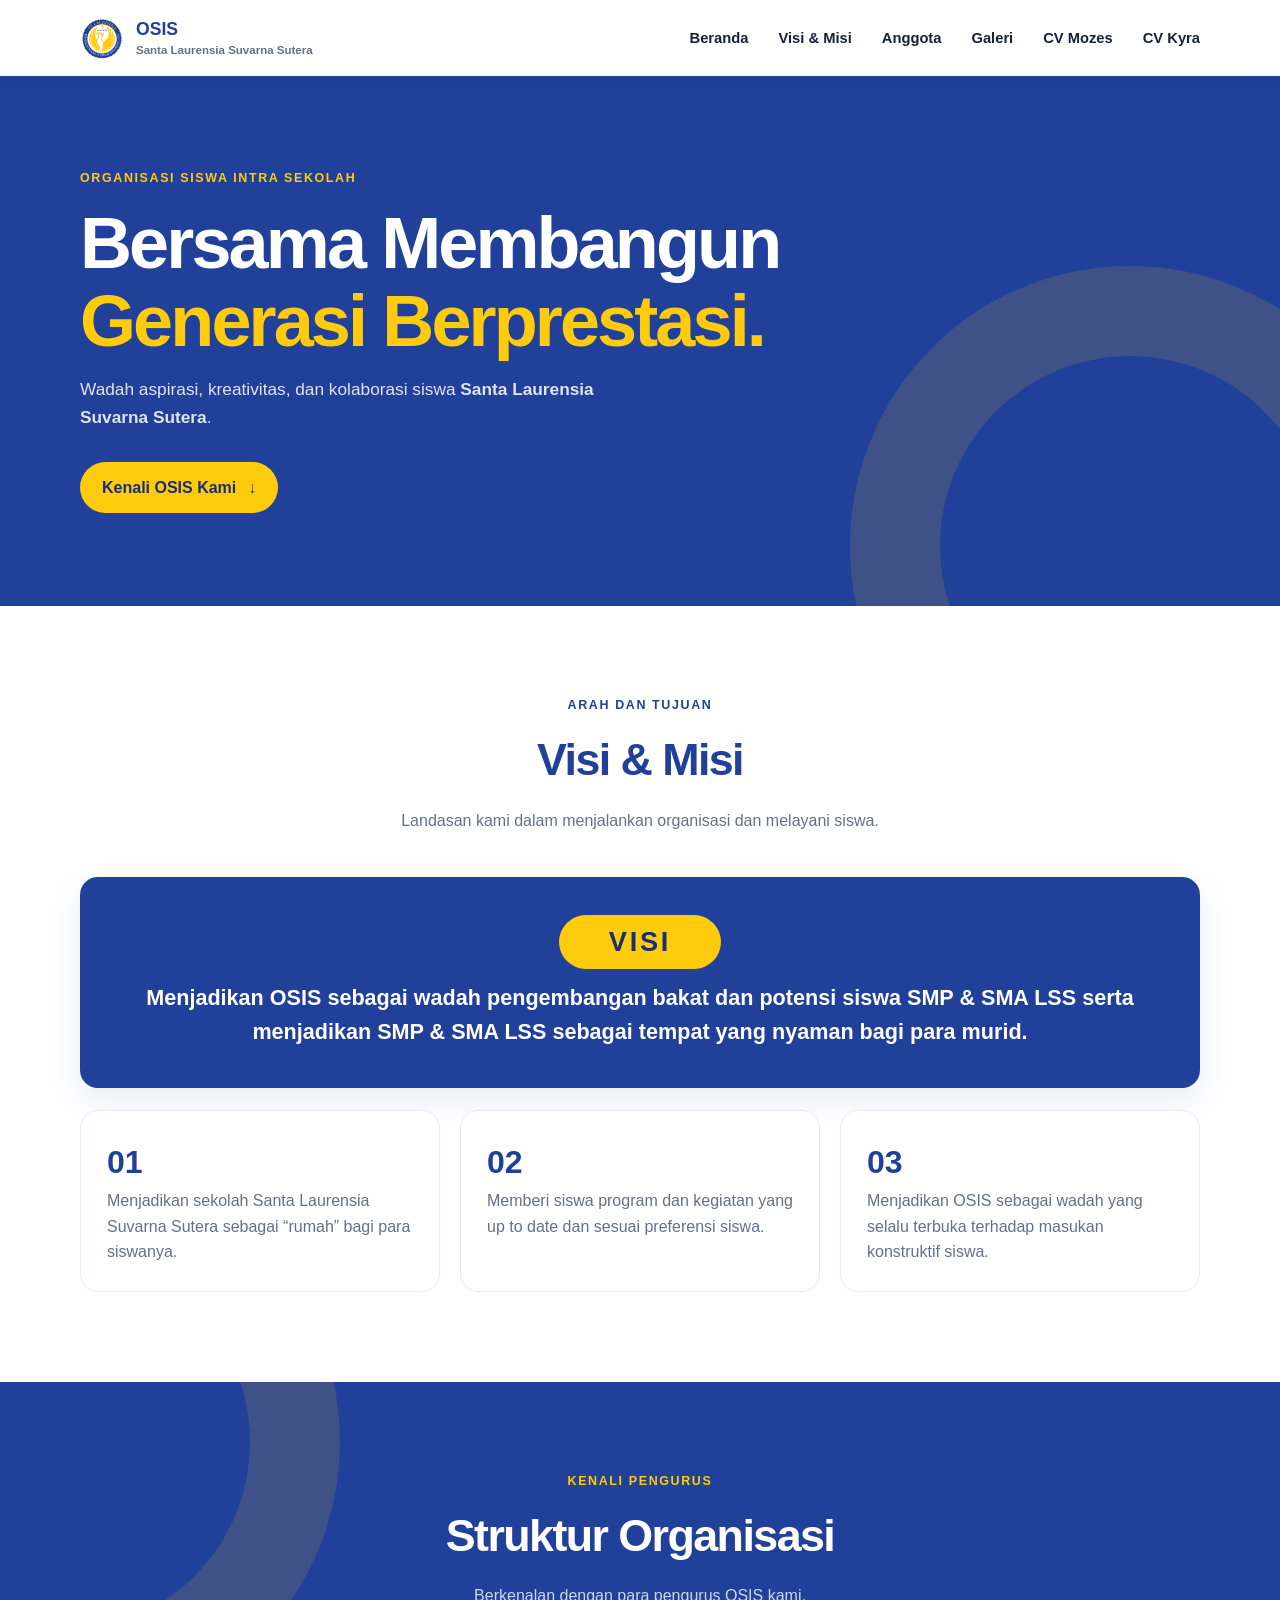
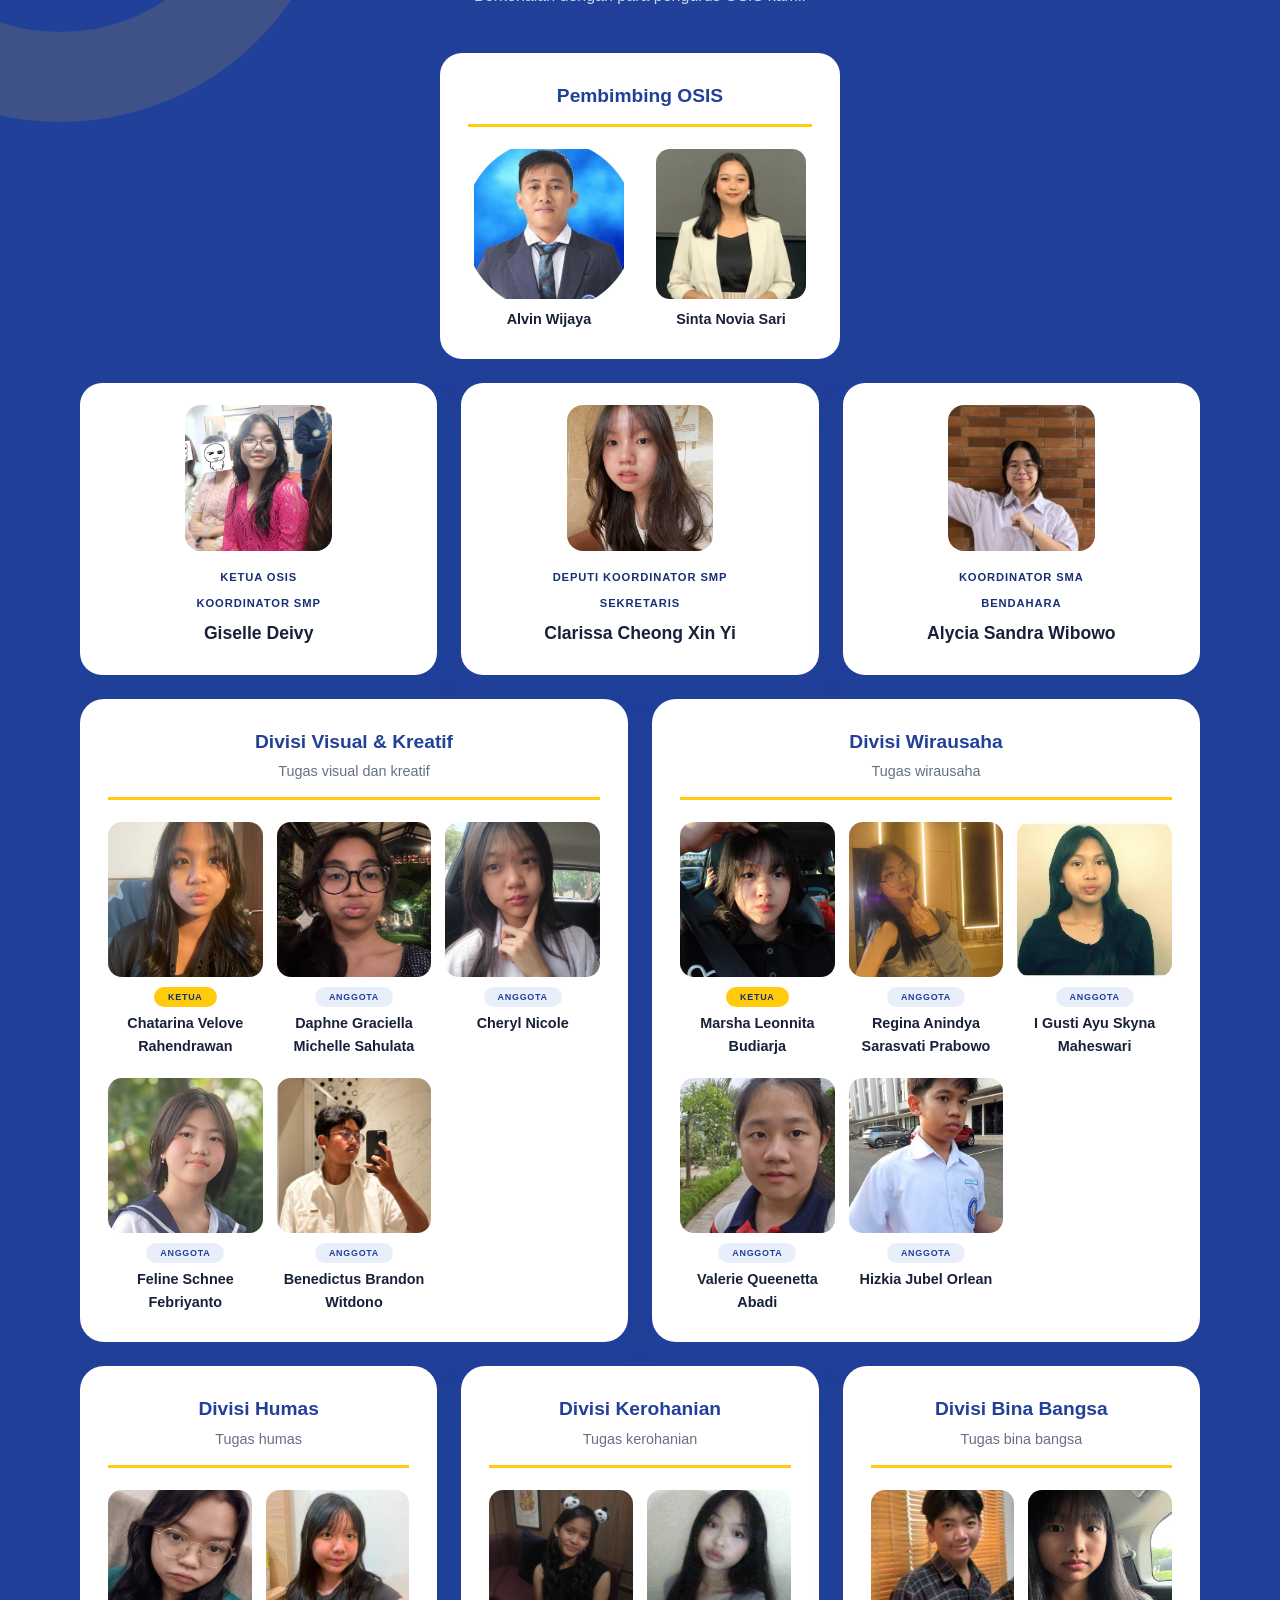
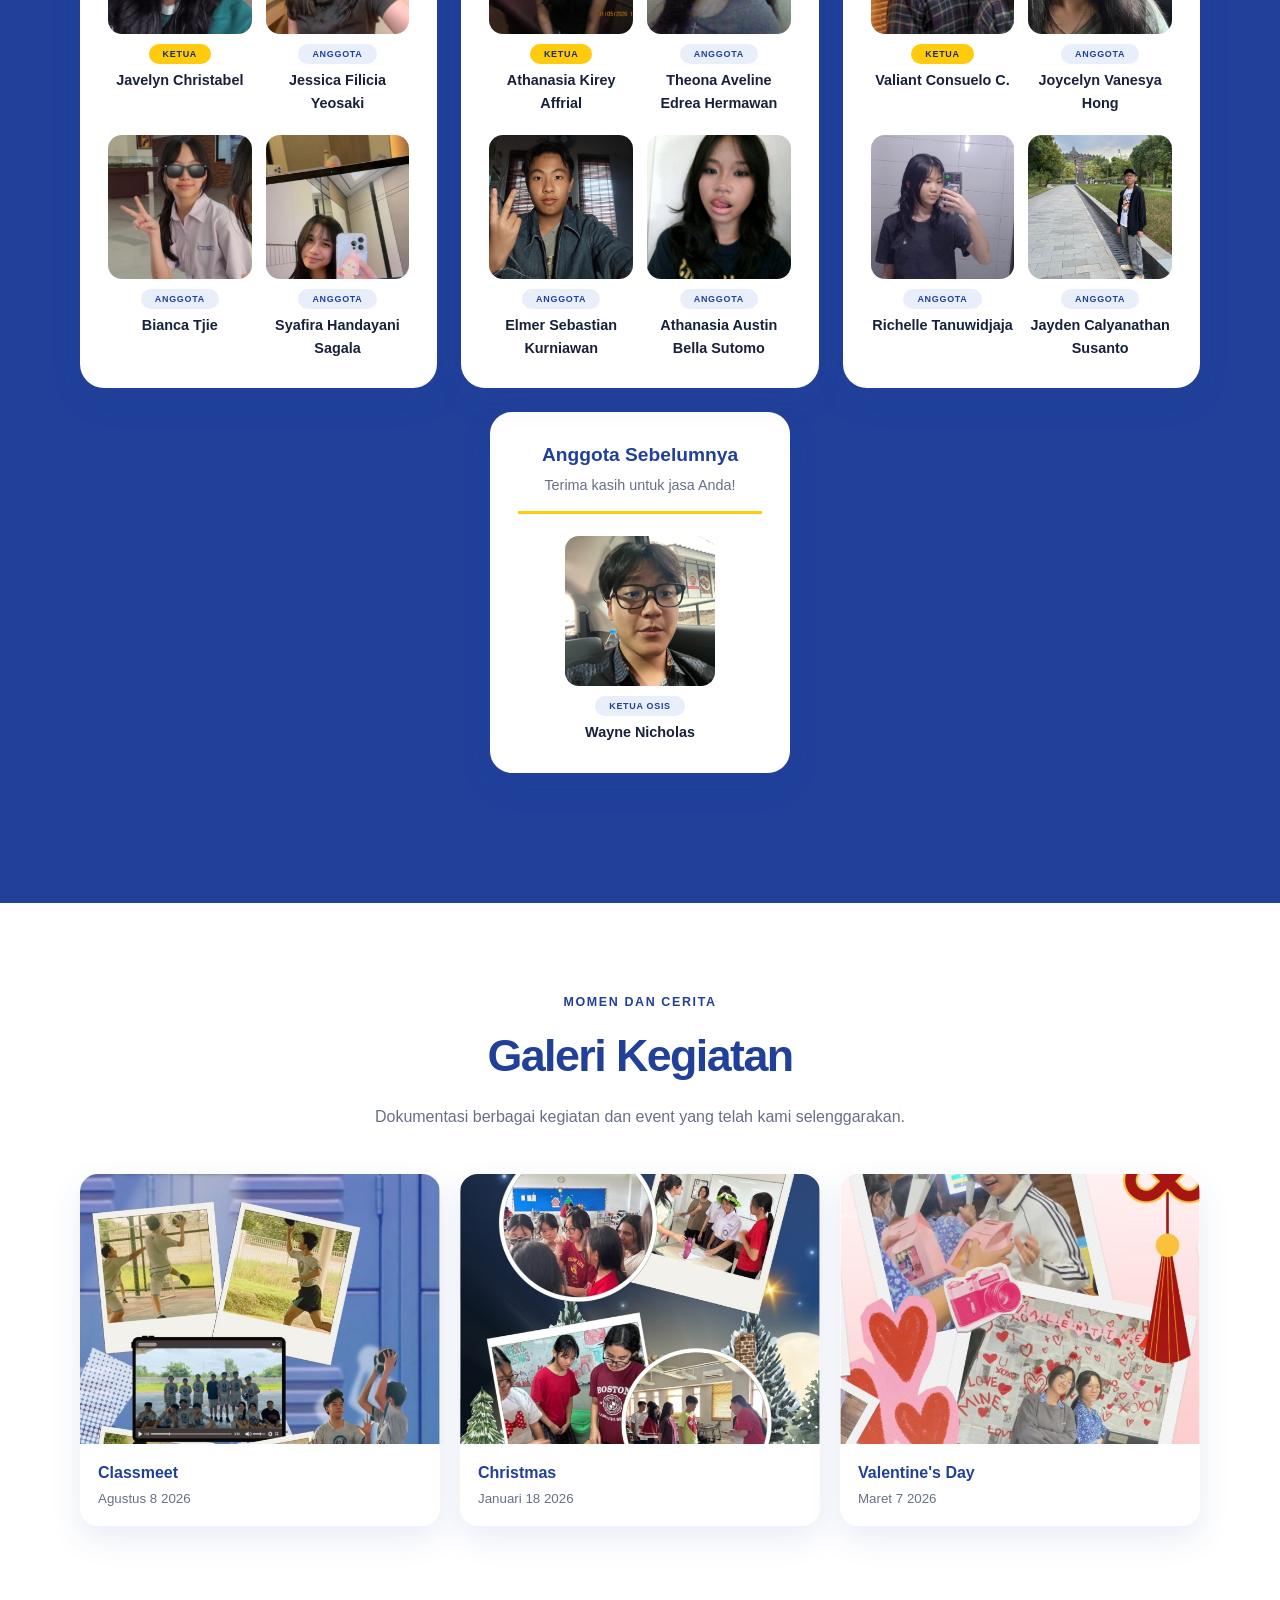
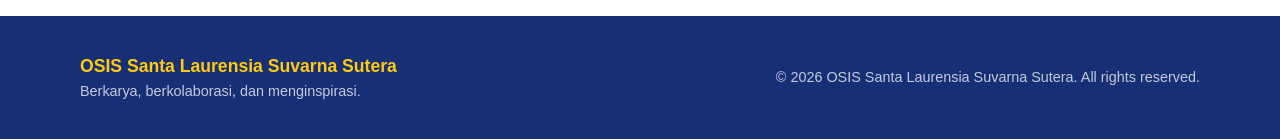
<file: index.html>
<!DOCTYPE html>
<html lang="en">

<head>
  <meta charset="UTF-8">
  <meta name="viewport" content="width=device-width, initial-scale=1.0">
  <title>Website OSIS</title>
  <link rel="stylesheet" href="css/index_style.css">
  <link rel="icon" href="images/logo.png">
</head>

<body>
  <header class="mozes-kyra-site-header">
    <nav class="mozes-kyra-navbar mozes-kyra-container" aria-label="Navigasi utama">
      <a class="mozes-kyra-brand" href="#beranda">
        <img src="images/logo.png" alt="Logo Sekolah" class="mozes-kyra-brand-logo">
        <span>OSIS <small>Santa Laurensia Suvarna Sutera</small></span>
      </a>

      <ul class="mozes-kyra-nav-links">
        <li><a href="#beranda">Beranda</a></li>
        <li><a href="#visi-misi">Visi &amp; Misi</a></li>
        <li><a href="#anggota">Anggota</a></li>
        <li><a href="#galeri">Galeri</a></li>
        <li><a href="html/mozes_cv.html">CV Mozes</a></li>
        <li><a href="html/kyra_cv.html">CV Kyra</a></li>
      </ul>
    </nav>
  </header>

  <main>
    <section class="mozes-kyra-hero" id="beranda">
      <div class="mozes-kyra-container mozes-kyra-hero-content">
        <div class="mozes-kyra-card-hero-text">
          <p class="mozes-kyra-eyebrow">Organisasi Siswa Intra Sekolah</p>
          <h1>Bersama Membangun<br><span>Generasi Berprestasi.</span></h1>
          <p class="mozes-kyra-hero-description">
            Wadah aspirasi, kreativitas, dan kolaborasi siswa
            <strong>Santa Laurensia Suvarna Sutera</strong>.
          </p>
          <a class="mozes-kyra-button mozes-kyra-button-yellow" href="#visi-misi">Kenali OSIS Kami <span>↓</span></a>
        </div>
      </div>
      <div class="mozes-kyra-hero-decoration" aria-hidden="true"></div>
    </section>

    <section class="mozes-kyra-section" id="visi-misi">
      <div class="mozes-kyra-container">
        <div class="mozes-kyra-section-heading">
          <p class="mozes-kyra-eyebrow">Arah dan tujuan</p>
          <h2>Visi &amp; Misi</h2>
          <p>Landasan kami dalam menjalankan organisasi dan melayani siswa.</p>
        </div>

        <div class="mozes-kyra-vision-card">
          <span class="mozes-kyra-card-label">VISI</span>
          <h4>Menjadikan OSIS sebagai wadah pengembangan bakat dan potensi siswa SMP & SMA LSS serta menjadikan SMP &
            SMA LSS sebagai tempat yang nyaman bagi para murid.</h4>
        </div>
        <div class="mozes-kyra-mission-grid">
          <article class="mozes-kyra-mission-card">
            <span class="mozes-kyra-mission-number">01</span>
            <p>Menjadikan sekolah Santa Laurensia Suvarna Sutera sebagai “rumah” bagi para siswanya.</p>
          </article>
          <article class="mozes-kyra-mission-card">
            <span class="mozes-kyra-mission-number">02</span>
            <p>Memberi siswa program dan kegiatan yang up to date dan sesuai preferensi siswa.</p>
          </article>
          <article class="mozes-kyra-mission-card">
            <span class="mozes-kyra-mission-number">03</span>
            <p>Menjadikan OSIS sebagai wadah yang selalu terbuka terhadap masukan konstruktif siswa.</p>
          </article>
        </div>
      </div>
    </section>

    <section class="mozes-kyra-section mozes-kyra-section-blue mozes-kyra-members-section" id="anggota">
      <div class="mozes-kyra-hero-decoration" aria-hidden="true"></div>
      <div class="mozes-kyra-container">
        <div class="mozes-kyra-section-heading mozes-kyra-section-heading-light">
          <p class="mozes-kyra-eyebrow">Kenali pengurus</p>
          <h2>Struktur Organisasi</h2>
          <p>Berkenalan dengan para pengurus OSIS kami.</p>
        </div>
        <div class="mozes-kyra-advisor-card">

          <h3>Pembimbing OSIS</h3>

          <div class="mozes-kyra-advisor-members">
            <div class="mozes-kyra-advisor-member">
              <img src="images/alvin-wijaya.jpeg" alt="Alvin Wijaya">
              <p>Alvin Wijaya</p>
            </div>
            <div class="mozes-kyra-advisor-member">
              <img src="images/sinta-novia-sari.jpe" alt="Sinta Novia Sari">
              <p>Sinta Novia Sari</p>
            </div>
          </div>

        </div>

        <div class="mozes-kyra-leadership-grid">

          <article class="mozes-kyra-leader-card">
            <img src="images/Giselle%20Deivy.jpeg" alt="Giselle Deivy">
            <div class="mozes-kyra-leader-info">
              <span>Ketua OSIS<br />Koordinator SMP</span>
              <h3>Giselle Deivy</h3>
            </div>
          </article>

          <article class="mozes-kyra-leader-card">
            <img src="images/Clarissa%20Cheong%20Xin%20Yi.jpeg" alt="Clarissa Cheong Xin Yi">
            <div class="mozes-kyra-leader-info">
              <span>Deputi Koordinator SMP<br />Sekretaris</span>
              <h3>Clarissa Cheong Xin Yi</h3>
            </div>
          </article>

          <article class="mozes-kyra-leader-card">
            <img src="images/alycia.jpg" alt="Alycia Sandra Wibowo">
            <div class="mozes-kyra-leader-info">
              <span>Koordinator SMA<br />Bendahara</span>
              <h3>Alycia Sandra Wibowo</h3>
            </div>
          </article>

        </div>

        <div class="mozes-kyra-division-grid">
          <article class="mozes-kyra-division-card">
            <h3>Divisi Visual & Kreatif</h3>
            <p class="mozes-kyra-division-description">Tugas visual dan kreatif</p>

            <div class="mozes-kyra-division-members">

              <div class="mozes-kyra-division-member">
                <img src="images/Chatarina%20Velove%20Rahendrawan.jpeg" alt="Chatarina Velove Rahendrawan">
                <span class="mozes-kyra-leader">KETUA</span>
                <p>Chatarina Velove Rahendrawan</p>
              </div>

              <div class="mozes-kyra-division-member">
                <img src="images/Daphne%20Graciella%20Michelle%20Sahulata.jpeg" alt="Daphne Graciella Michelle Sahulata">
                <span class="mozes-kyra-member">ANGGOTA</span>
                <p>Daphne Graciella Michelle Sahulata</p>
              </div>

              <div class="mozes-kyra-division-member">
                <img src="images/Cheryl%20Nicole.jpeg" alt="Cheryl Nicole">
                <span class="mozes-kyra-member">ANGGOTA</span>
                <p>Cheryl Nicole</p>
              </div>

              <div class="mozes-kyra-division-member">
                <img src="images/Feline%20Schnee%20Febriyanto.jpeg" alt="Feline Schnee Febriyanto">
                <span class="mozes-kyra-member">ANGGOTA</span>
                <p>Feline Schnee Febriyanto</p>
              </div>

              <div class="mozes-kyra-division-member">
                <img src="images/Benedictus%20Brandon%20Witdono.jpeg" alt="Benedictus Brandon Witdono">
                <span class="mozes-kyra-member">ANGGOTA</span>
                <p>Benedictus Brandon Witdono</p>
              </div>

            </div>
          </article>


          <article class="mozes-kyra-division-card">
            <h3>Divisi Wirausaha</h3>
            <p class="mozes-kyra-division-description">Tugas wirausaha</p>

            <div class="mozes-kyra-division-members">

              <div class="mozes-kyra-division-member">
                <img src="images/Marsha%20Leonnita%20Budiarja.jpeg" alt="Marsha Leonnita Budiarja">
                <span class="mozes-kyra-leader">KETUA</span>
                <p>Marsha Leonnita Budiarja</p>
              </div>

              <div class="mozes-kyra-division-member">
                <img src="images/Regina%20Anindya%20Sarasvati%20Prabowo.jpeg" alt="Regina Anindya Sarasvati Prabowo">
                <span class="mozes-kyra-member">ANGGOTA</span>
                <p>Regina Anindya Sarasvati Prabowo</p>
              </div>

              <div class="mozes-kyra-division-member">
                <img src="images/I%20Gusti%20Ayu%20Skyna%20Maheswari.jpeg" alt="I Gusti Ayu Skyna Maheswari">
                <span class="mozes-kyra-member">ANGGOTA</span>
                <p>I Gusti Ayu Skyna Maheswari</p>
              </div>

              <div class="mozes-kyra-division-member">
                <img src="images/Valerie%20Queenetta%20Abadi.jpeg" alt="Valerie Queenetta Abadi">
                <span class="mozes-kyra-member">ANGGOTA</span>
                <p>Valerie Queenetta Abadi</p>
              </div>

              <div class="mozes-kyra-division-member">
                <img src="images/Hizkia%20Jubel%20Orlean.jpeg" alt="Hizkia Jubel Orlean">
                <span class="mozes-kyra-member">ANGGOTA</span>
                <p>Hizkia Jubel Orlean</p>
              </div>

            </div>
          </article>
        </div>

        <div class="mozes-kyra-division-grid mozes-kyra-small">
          <article class="mozes-kyra-division-card">
            <h3>Divisi Humas</h3>
            <p class="mozes-kyra-division-description">Tugas humas</p>

            <div class="mozes-kyra-division-members mozes-kyra-small">

              <div class="mozes-kyra-division-member">
                <img src="images/Javelyn%20Christabel.jpeg" alt="Javelyn Christabel">
                <span class="mozes-kyra-leader">KETUA</span>
                <p>Javelyn Christabel</p>
              </div>

              <div class="mozes-kyra-division-member">
                <img src="images/Jessica%20Filicia%20Yeosaki.jpeg" alt="Jessica Filicia Yeosaki">
                <span class="mozes-kyra-member">ANGGOTA</span>
                <p>Jessica Filicia Yeosaki</p>
              </div>

              <div class="mozes-kyra-division-member">
                <img src="images/Bianca%20Tjie.jpeg" alt="Bianca Tjie">
                <span class="mozes-kyra-member">ANGGOTA</span>
                <p>Bianca Tjie</p>
              </div>

              <div class="mozes-kyra-division-member">
                <img src="images/Syafira%20Handayani%20Sagala.jpeg" alt="Syafira Handayani Sagala">
                <span class="mozes-kyra-member">ANGGOTA</span>
                <p>Syafira Handayani Sagala</p>
              </div>

            </div>
          </article>


          <article class="mozes-kyra-division-card">
            <h3>Divisi Kerohanian</h3>
            <p class="mozes-kyra-division-description">Tugas kerohanian</p>

            <div class="mozes-kyra-division-members mozes-kyra-small">

              <div class="mozes-kyra-division-member">
                <img src="images/Athanasia%20Kirey%20Affrial.jpeg" alt="Athanasia Kirey Affrial">
                <span class="mozes-kyra-leader">KETUA</span>
                <p>Athanasia Kirey Affrial</p>
              </div>

              <div class="mozes-kyra-division-member">
                <img src="images/Theona%20Aveline%20Edrea%20Hermawan.jpeg" alt="Theona Aveline Edrea Hermawan">
                <span class="mozes-kyra-member">ANGGOTA</span>
                <p>Theona Aveline Edrea Hermawan</p>
              </div>

              <div class="mozes-kyra-division-member">
                <img src="images/Elmer%20Sebastian%20Kurniawan.jpeg" alt="Elmer Sebastian Kurniawan">
                <span class="mozes-kyra-member">ANGGOTA</span>
                <p>Elmer Sebastian Kurniawan</p>
              </div>

              <div class="mozes-kyra-division-member">
                <img src="images/Athanasia%20Austin%20Bella%20Sutomo.jpeg" alt="Athanasia Austin Bella Sutomo">
                <span class="mozes-kyra-member">ANGGOTA</span>
                <p>Athanasia Austin Bella Sutomo</p>
              </div>

            </div>
          </article>

          <article class="mozes-kyra-division-card">
            <h3>Divisi Bina Bangsa</h3>
            <p class="mozes-kyra-division-description">Tugas bina bangsa</p>
            <div class="mozes-kyra-division-members mozes-kyra-small">

              <div class="mozes-kyra-division-member">
                <img src="images/Valiant%20Consuelo.jpeg" alt="Valiant Consuelo">
                <span class="mozes-kyra-leader">KETUA</span>
                <p>Valiant Consuelo C.</p>
              </div>

              <div class="mozes-kyra-division-member">
                <img src="images/Joycelyn%20Vanesya%20Hong.jpeg" alt="Joycelyn Vanesya Hong">
                <span class="mozes-kyra-member">ANGGOTA</span>
                <p>Joycelyn Vanesya Hong</p>
              </div>

              <div class="mozes-kyra-division-member">
                <img src="images/Richelle%20Tanuwidjaja.jpeg" alt="Richelle Tanuwidjaja">
                <span class="mozes-kyra-member">ANGGOTA</span>
                <p>Richelle Tanuwidjaja</p>
              </div>

              <div class="mozes-kyra-division-member">
                <img src="images/Jayden%20Calyanathan%20Susanto.jpeg" alt="Jayden Calyanathan Susanto">
                <span class="mozes-kyra-member">ANGGOTA</span>
                <p>Jayden Calyanathan Susanto</p>
              </div>

            </div>
          </article>

        </div>

        <div class="mozes-kyra-former-member-card">

          <h3>Anggota Sebelumnya</h3>
          <p class="mozes-kyra-division-description">Terima kasih untuk jasa Anda!</p>

          <div class="mozes-kyra-former-member-members">

            <div class="mozes-kyra-former-member">
              <img src="images/wayne-nicholas.jpeg" alt="Wayne Nicholas">

              <span class="mozes-kyra-member-role">KETUA OSIS</span>

              <p>Wayne Nicholas</p>
            </div>

          </div>

        </div>
      </div>
    </section>

    <section class="mozes-kyra-section" id="galeri">
      <div class="mozes-kyra-container">
        <div class="mozes-kyra-section-heading">
          <p class="mozes-kyra-eyebrow">Momen dan cerita</p>
          <h2>Galeri Kegiatan</h2>
          <p>Dokumentasi berbagai kegiatan dan event yang telah kami selenggarakan.</p>
        </div>

        <div class="mozes-kyra-gallery-grid">
          <figure class="mozes-kyra-gallery-item">
            <img src="images/Classmeet_Echoes_in_motion.jpeg" alt="Dokumentasi event pertama">
            <figcaption>
              <span>Classmeet</span>
              <small>Agustus 8 2026</small>
            </figcaption>
          </figure>
          <figure class="mozes-kyra-gallery-item">
            <img src="images/CHRISTMAS.jpg" alt="Dokumentasi event kedua">
            <figcaption>
              <span>Christmas</span>
              <small>Januari 18 2026</small>
            </figcaption>
          </figure>
          <figure class="mozes-kyra-gallery-item">
            <img src="images/VALENTINES.jpg" alt="Dokumentasi event ketiga">
            <figcaption>
              <span>Valentine's Day</span>
              <small>Maret 7 2026</small>
            </figcaption>
          </figure>
        </div>
      </div>
    </section>
  </main>

  <footer class="mozes-kyra-site-footer">
    <div class="mozes-kyra-container mozes-kyra-footer-content">
      <div>
        <h2>OSIS Santa Laurensia Suvarna Sutera</h2>
        <p>Berkarya, berkolaborasi, dan menginspirasi.</p>
      </div>
      <p class="mozes-kyra-copyright">© 2026 OSIS Santa Laurensia Suvarna Sutera. All rights reserved.</p>
    </div>
  </footer>
</body>

</html>
</file>
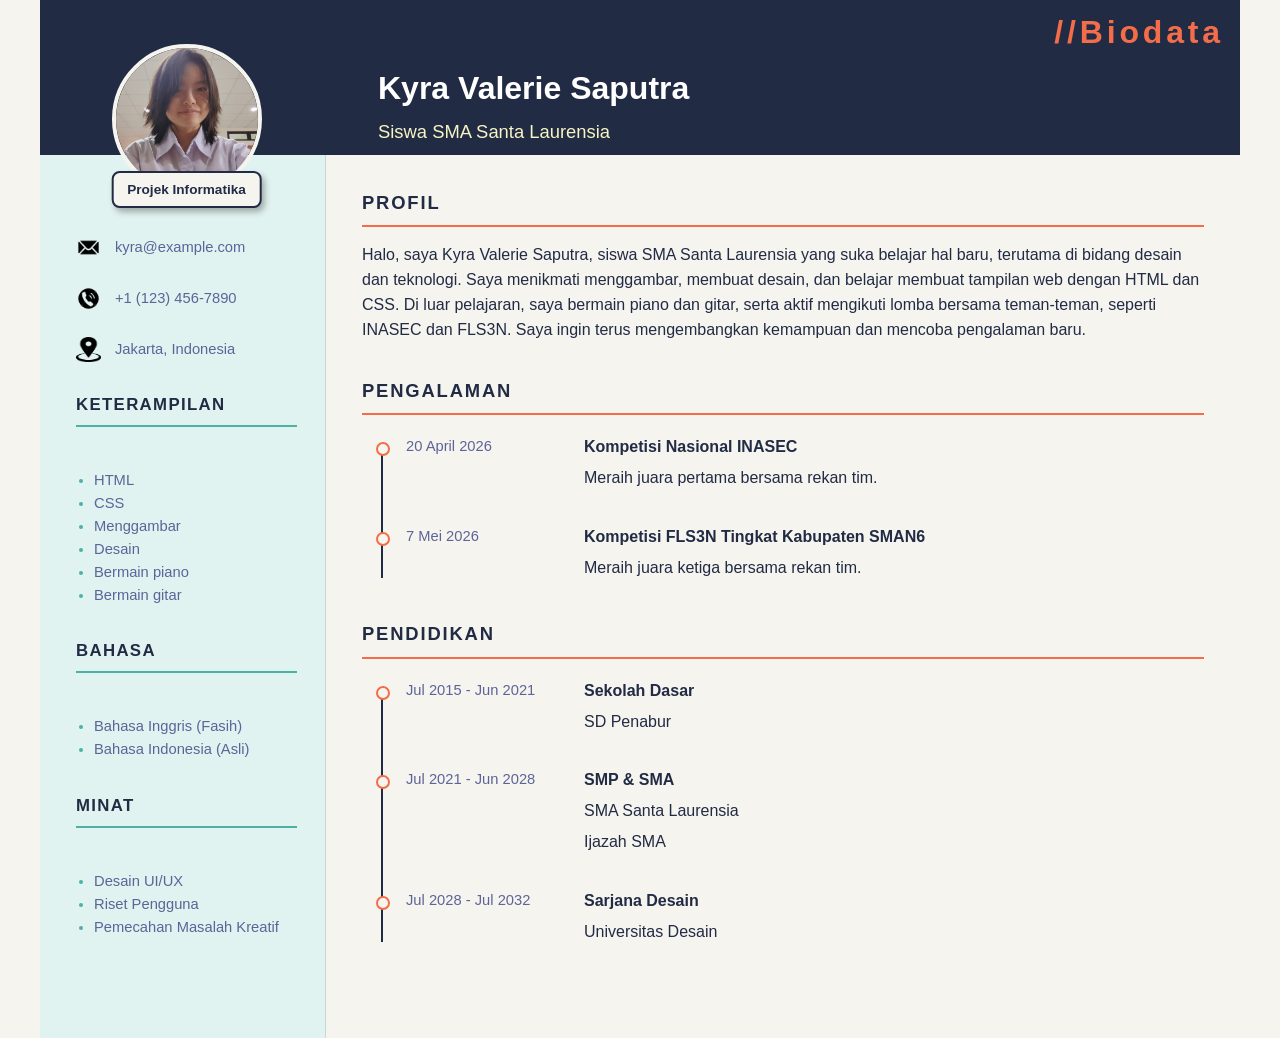
<file: html/kyra_cv.html>
<!DOCTYPE html>
<html lang="id">
<head>
  <meta charset="UTF-8">
  <meta name="viewport" content="width=device-width, initial-scale=1.0">
  <title>Kyra_CV</title>
  <link rel="stylesheet" href="../css/kyra_cv_style.css">
  <link rel="icon" type="image/x-icon" href="../images/logo.png">
</head>
<body>

<div class="kyra-sidebar">

<div class="kyra-profile-container">
  <a href="mozes_cv.html" class="kyra-photo-link">
    <img src="../images/PFP.png" class="kyra-circular-image" alt="Kyra Valerie Saputra">
  </a>
  <a href="../index.html" class="kyra-project-button">Projek Informatika</a>
</div>

<div class="kyra-sidebar-logo">
  <div class="kyra-contact-item">
    <img src="../images/email.png" alt="Email">
    <p>kyra@example.com</p>
  </div>
  <div class="kyra-contact-item">
    <img src="../images/phone.png" alt="Telepon">
    <p>+1 (123) 456-7890</p>
  </div>
  <div class="kyra-contact-item">
    <img src="../images/pngpng.png" alt="Lokasi">
    <p>Jakarta, Indonesia</p>
  </div>
</div>


  <h3>Keterampilan</h3>
  <ul>
    <li>HTML</li>
    <li>CSS</li>
    <li>Menggambar</li>
    <li>Desain</li>
    <li>Bermain piano</li>
    <li>Bermain gitar</li>
  </ul>

  <h3>Bahasa</h3>
  <ul><li>Bahasa Inggris (Fasih)</li><li>Bahasa Indonesia (Asli)</li></ul>

  <h3>Minat</h3>
  <ul><li>Desain UI/UX</li><li>Riset Pengguna</li><li>Pemecahan Masalah Kreatif</li></ul>

</div>

<div class="kyra-main">

<div class="kyra-header-block">
  <h2 class="kyra-bar kyra-bar-tag">//Biodata</h2>
  <h2 class="kyra-bar kyra-bar-name">Kyra Valerie Saputra</h2>
  <h2 class="kyra-bar kyra-bar-title">Siswa SMA Santa Laurensia</h2>
</div>

  <h3>PROFIL</h3>
  <p>Halo, saya Kyra Valerie Saputra, siswa SMA Santa Laurensia yang suka belajar hal baru, terutama di bidang desain dan teknologi. Saya menikmati menggambar, membuat desain, dan belajar membuat tampilan web dengan HTML dan CSS. Di luar pelajaran, saya bermain piano dan gitar, serta aktif mengikuti lomba bersama teman-teman, seperti INASEC dan FLS3N. Saya ingin terus mengembangkan kemampuan dan mencoba pengalaman baru.</p>

  <h3>PENGALAMAN</h3>

<div class="kyra-timeline">

  <div class="kyra-timeline-item">
    <div class="kyra-timeline-date">
      20 April 2026
    </div>

    <div class="kyra-timeline-content">
      <p><strong>Kompetisi Nasional INASEC</strong></p>
      <p>Meraih juara pertama bersama rekan tim.</p>
    </div>
  </div>

  <div class="kyra-timeline-item">
    <div class="kyra-timeline-date">
      7 Mei 2026
    </div>

    <div class="kyra-timeline-content">
      <p><strong>Kompetisi FLS3N Tingkat Kabupaten SMAN6</strong></p>
      <p>Meraih juara ketiga bersama rekan tim.</p>
    </div>
  </div>

</div>

  <h3>PENDIDIKAN</h3>

<div class="kyra-timeline">

  <div class="kyra-timeline-item">
    <div class="kyra-timeline-date">
      Jul 2015 - Jun 2021
    </div>

    <div class="kyra-timeline-content">
      <p><strong>Sekolah Dasar</strong></p>
      <p>SD Penabur</p>
    </div>
  </div>

  <div class="kyra-timeline-item">
    <div class="kyra-timeline-date">
      Jul 2021 - Jun 2028
    </div>

    <div class="kyra-timeline-content">
      <p><strong>SMP &amp; SMA</strong></p>
      <p>SMA Santa Laurensia</p>
      <p>Ijazah SMA</p>
    </div>
  </div>

  <div class="kyra-timeline-item">
    <div class="kyra-timeline-date">
      Jul 2028 - Jul 2032
    </div>

    <div class="kyra-timeline-content">
      <p><strong>Sarjana Desain</strong></p>
      <p>Universitas Desain</p>
    </div>
  </div>

</div>
</div>

</body>
</html>
</file>
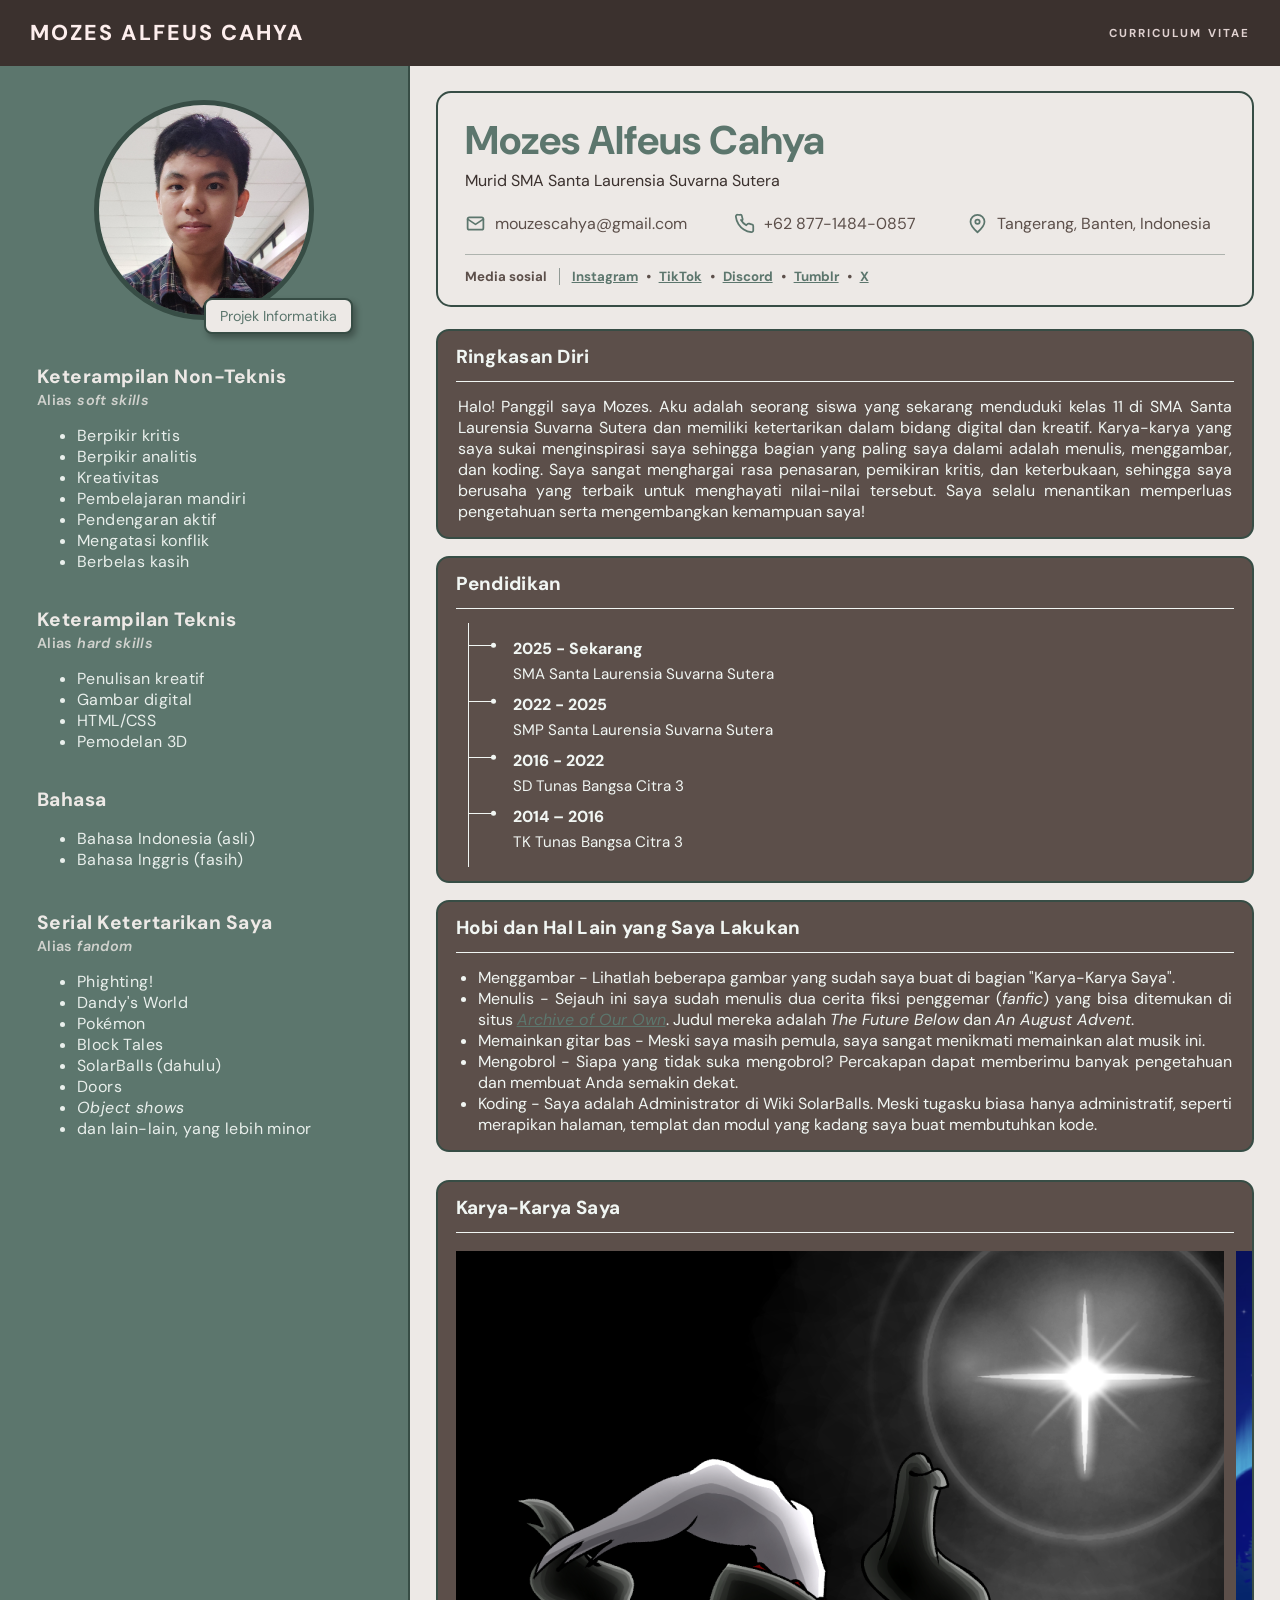
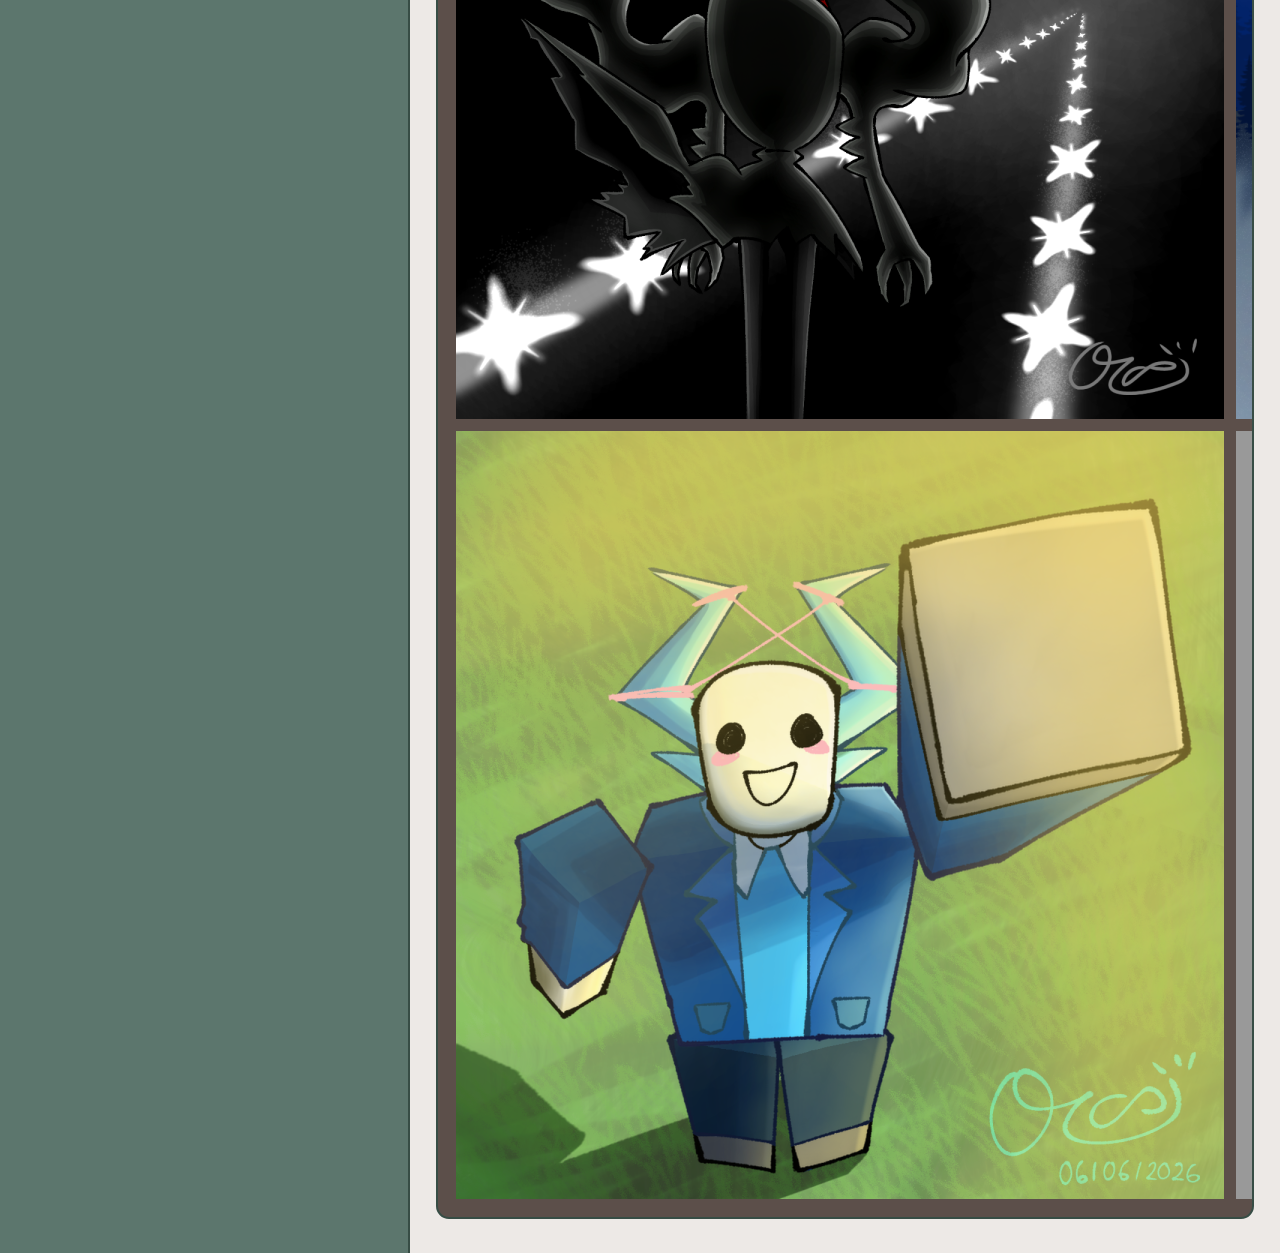
<file: html/mozes_cv.html>
<!DOCTYPE html>
<html lang="id">

<head>
  <meta charset="UTF-8">
  <meta name="viewport" content="width=device-width, initial-scale=1.0">
  <meta name="description" content="Curriculum vitae">
  <title>CV — Mozes Alfeus Cahya</title>
  <link rel="stylesheet" href="../css/mozes_cv_style.css">
  <link rel="icon" href="../images/logo.png">
</head>

<body>
  <div class="mozes-cv-page">
    <header class="mozes-topbar">
      <div class="mozes-topbar-name">MOZES ALFEUS CAHYA</div>
      <div class="mozes-topbar-role">CURRICULUM VITAE</div>
    </header>

    <div class="mozes-cv-layout">
      <aside class="mozes-sidebar">
        <div class="mozes-profile-container">
          <div class="mozes-profile-photo">
            <a href="kyra_cv.html">
            <img src="../images/mozes2.jpe" alt="Foto saya">
            </a>
          </div>
          <a href="../index.html" class="mozes-project-button">
            Projek Informatika
          </a>
        </div>

        <section class="mozes-side-section">
          <h2>Keterampilan Non-Teknis</h2>
          <h3>Alias <i>soft skills</i></h3>
          <div class="mozes-text">
            <span>
              <ul>
                <li>Berpikir kritis</li>
                <li>Berpikir analitis</li>
                <li>Kreativitas</li>
                <li>Pembelajaran mandiri</li>
                <li>Pendengaran aktif</li>
                <li>Mengatasi konflik</li>
                <li>Berbelas kasih</li>
              </ul>
            </span>
          </div>
        </section>

        <section class="mozes-side-section">
          <h2>Keterampilan Teknis</h2>
          <h3>Alias <i>hard skills</i></h3>
          <div class="mozes-text">
            <span>
              <ul>
                <li>Penulisan kreatif</li>
                <li>Gambar digital</li>
                <li>HTML/CSS</li>
                <li>Pemodelan 3D</li>
              </ul>
            </span>
          </div>
        </section>

        <section class="mozes-side-section mozes-languages">
          <h2>Bahasa</h2>
          <div class="mozes-text">
            <span>
              <ul>
                <li>Bahasa Indonesia (asli)</li>
                <li>Bahasa Inggris (fasih)</li>
              </ul>
            </span>
          </div>
        </section>

        <section class="mozes-side-section mozes-certifications">
          <h2>Serial Ketertarikan Saya</h2>
          <h3>Alias <i>fandom</i></h3>
          <div class="mozes-text">
            <span>
              <ul>
                <li>Phighting!</li>
                <li>Dandy's World</li>
                <li>Pokémon</li>
                <li>Block Tales</li>
                <li>SolarBalls (dahulu)</li>
                <li>Doors</li>
                <li><i>Object shows</i></li>
                <li>dan lain-lain, yang lebih minor</li>
              </ul>
            </span>
          </div>
        </section>
      </aside>

      <main class="mozes-main-content">
        <section class="mozes-hero">
          <div class="mozes-intro">
            <h1>Mozes Alfeus Cahya</h1>
            <p class="mozes-hero-subtitle">Murid SMA Santa Laurensia Suvarna Sutera</p>
          </div>
          <div class="mozes-contact-grid">
            <div class="mozes-contact-item">
              <svg class="mozes-contact-icon" viewBox="0 0 24 24" fill="none" stroke="currentColor" stroke-width="2"
                stroke-linecap="round" stroke-linejoin="round">
                <rect x="3" y="5" width="18" height="14" rx="2" />
                <path d="m3 7 9 6 9-6" />
              </svg>
              <span>mouzescahya@gmail.com</span>
            </div>
            <div class="mozes-contact-item">
              <svg class="mozes-contact-icon" viewBox="0 0 24 24" fill="none" stroke="currentColor" stroke-width="2"
                stroke-linecap="round" stroke-linejoin="round">
                <path d="M22 16.9v3a2 2 0 0 1-2.2 2
      19.8 19.8 0 0 1-8.6-3.1
      19.5 19.5 0 0 1-6-6
      19.8 19.8 0 0 1-3.1-8.6
      A2 2 0 0 1 4.1 2h3a2 2 0 0 1 2 1.7
      c.1 1 .4 2 .7 2.9
      a2 2 0 0 1-.5 2.1L8 8
      a16 16 0 0 0 6 6l1.3-1.3
      a2 2 0 0 1 2.1-.5
      c.9.3 1.9.6 2.9.7
      a2 2 0 0 1 1.7 2z" />
              </svg>
              <span>+62 877-1484-0857</span>
            </div>
            <div class="mozes-contact-item">
              <svg class="mozes-contact-icon" viewBox="0 0 24 24" fill="none" stroke="currentColor" stroke-width="2"
                stroke-linecap="round" stroke-linejoin="round">
                <path d="M20 10c0 5-8 12-8 12S4 15 4 10
      a8 8 0 1 1 16 0z" />
                <circle cx="12" cy="10" r="2.5" />
              </svg>
              <span>Tangerang, Banten, Indonesia</span>
            </div>
          </div>
          <div class="mozes-social-row">
            <span>Media sosial</span>
            <span class="mozes-social-divider"></span>
            <span class="mozes-socials"><span><a href="https://www.instagram.com/mousezse/"
                  target="_blank">Instagram</a></span><i>•</i><span><a href="https://www.tiktok.com/@mousezse"
                  target="_blank">TikTok</a></span><i>•</i><span><a href="https://discord.com/users/1011965518170832896"
                  target="_blank">Discord</a></span><i>•</i><span><a href="https://www.tumblr.com/malcode-mousezse"
                  target="_blank">Tumblr</a></span><i>•</i><span><a href="https://twitter.com/mousezse"
                  target="_blank">X</a></span></span>
          </div>
        </section>

        <section class="mozes-main-section mozes-summary">
          <h2>Ringkasan Diri</h2>
          <div class="mozes-section-body">Halo! Panggil saya Mozes. Aku adalah seorang siswa yang sekarang menduduki
            kelas 11
            di SMA Santa Laurensia Suvarna Sutera dan memiliki ketertarikan dalam bidang digital dan kreatif.
            Karya-karya yang saya sukai menginspirasi saya sehingga bagian yang paling saya dalami adalah menulis,
            menggambar, dan koding. Saya sangat menghargai rasa penasaran, pemikiran kritis, dan keterbukaan, sehingga
            saya berusaha yang terbaik untuk menghayati nilai-nilai tersebut. Saya selalu menantikan memperluas
            pengetahuan serta mengembangkan kemampuan saya!</div>
        </section>

        <section class="mozes-main-section mozes-education">
          <h2>Pendidikan</h2>

          <div class="mozes-timeline">

            <div class="mozes-timeline-entry">
              <div class="mozes-timeline-content">
                <strong>2025 - Sekarang</strong>
                <p>SMA Santa Laurensia Suvarna Sutera</p>
              </div>
            </div>

            <div class="mozes-timeline-entry">
              <div class="mozes-timeline-content">
                <strong>2022 - 2025</strong>
                <p>SMP Santa Laurensia Suvarna Sutera</p>
              </div>
            </div>

            <div class="mozes-timeline-entry">
              <div class="mozes-timeline-content">
                <strong>2016 - 2022</strong>
                <p>SD Tunas Bangsa Citra 3</p>
              </div>
            </div>

            <div class="mozes-timeline-entry">
              <div class="mozes-timeline-content">
                <strong>2014 – 2016</strong>
                <p>TK Tunas Bangsa Citra 3</p>
              </div>
            </div>
          </div>
        </section>

        <section class="mozes-main-section mozes-activities">
          <h2>Hobi dan Hal Lain yang Saya Lakukan</h2>
          <div class="mozes-section-body">
            <ul>
              <li>Menggambar - Lihatlah beberapa gambar yang sudah saya buat di bagian "Karya-Karya Saya".</li>
              <li>Menulis - Sejauh ini saya sudah menulis dua cerita fiksi penggemar (<i>fanfic</i>) yang bisa ditemukan
                di situs <a href="https://www.ao3.org/"><i>Archive of Our Own</i></a>. Judul mereka adalah <i>The Future
                  Below</i> dan <i>An August Advent</i>.</li>
              <li>Memainkan gitar bas - Meski saya masih pemula, saya sangat menikmati memainkan alat musik ini.</li>
              <li>Mengobrol - Siapa yang tidak suka mengobrol? Percakapan dapat memberimu banyak pengetahuan dan membuat
                Anda semakin dekat.</li>
              <li>Koding - Saya adalah Administrator di Wiki SolarBalls. Meski tugasku biasa hanya administratif,
                seperti merapikan halaman, templat dan modul yang kadang saya buat membutuhkan kode.</li>
            </ul>
          </div>
        </section>

        <section class="mozes-main-section mozes-works">
          <h2>Karya-Karya Saya</h2>
          <div class="mozes-work-grid">
          <img src="../images/mozes_art1.webp" alt="Karya pertama">
          <img src="../images/mozes_art2.webp" alt="Karya kedua">
          <img src="../images/mozes_art3.webp" alt="Karya ketiga">
          <img src="../images/mozes_art4.webp" alt="Karya keempat">
            </div>
          </div>
        </section>
      </main>
    </div>
  </div>
</body>

</html>
</file>
<file: css/index_style.css>
:root {
  --yellow: #ffcb0c;
  --blue: #21409a;
  --white: #ffffff;
  --blue-dark: #172f75;
  --text: #18213a;
  --muted: #667085;
  --soft-blue: #f2f5ff;
  --radius: 18px;
  --shadow: 0 12px 32px rgba(33, 64, 154, 0.10);
}

* {
  box-sizing: border-box;
  margin: 0;
  padding: 0;
}

html {
  scroll-behavior: smooth;
  scroll-padding-top: 84px;
}

body {
  font-family: "Segoe UI", Arial, sans-serif;
  color: var(--text);
  background: var(--white);
  line-height: 1.6;
}

img {
  display: block;
  max-width: 100%;
}

a {
  color: inherit;
  text-decoration: none;
}

.mozes-kyra-container {
  width: min(1120px, calc(100% - 40px));
  margin-inline: auto;
}

.mozes-kyra-site-header {
  position: sticky;
  top: 0;
  z-index: 100;
  background: var(--white);
  box-shadow: 0 3px 18px rgba(20, 35, 80, 0.07);
}

.mozes-kyra-navbar {
  min-height: 76px;
  display: flex;
  align-items: center;
  justify-content: space-between;
  gap: 24px;
}

.mozes-kyra-brand {
  display: flex;
  align-items: center;
  gap: 12px;
  color: var(--blue);
  font-size: 1.1rem;
  font-weight: 800;
  line-height: 1.2;
}

.mozes-kyra-brand small {
  display: block;
  margin-top: 4px;
  color: var(--muted);
  font-size: 0.72rem;
  font-weight: 600;
}

.mozes-kyra-brand-logo {
  width: 44px;
  height: 44px;
  object-fit: contain;
}

.mozes-kyra-nav-links {
  display: flex;
  align-items: center;
  gap: 30px;
  list-style: none;
}

.mozes-kyra-nav-links a {
  color: var(--text);
  font-size: 0.92rem;
  font-weight: 650;
  transition: color 0.2s ease;
}

.mozes-kyra-nav-links a:hover {
  color: var(--blue);
}

.mozes-kyra-nav-toggle {
  display: none;
  border: 0;
  background: transparent;
  color: var(--blue);
  font-size: 1.7rem;
  cursor: pointer;
}

.mozes-kyra-hero {
  position: relative;
  overflow: hidden;
  min-height: 530px;
  display: flex;
  align-items: center;
  color: var(--white);
  background: var(--blue);
}

.mozes-kyra-hero-content {
  position: relative;
  z-index: 2;
  padding-block: 90px;
}

.mozes-kyra-eyebrow {
  color: var(--blue);
  font-size: 0.78rem;
  font-weight: 800;
  letter-spacing: 0.13em;
  text-transform: uppercase;
}

.mozes-kyra-hero .mozes-kyra-eyebrow {
  color: var(--yellow);
}

.mozes-kyra-hero h1 {
  max-width: 760px;
  margin: 16px 0;
  font-size: clamp(2.5rem, 6vw, 4.5rem);
  line-height: 1.08;
  letter-spacing: -0.04em;
}

.mozes-kyra-hero h1 span {
  color: var(--yellow);
}

.mozes-kyra-hero-description {
  max-width: 560px;
  margin-bottom: 30px;
  color: rgba(255, 255, 255, 0.86);
  font-size: 1.08rem;
}

.mozes-kyra-button {
  display: inline-flex;
  align-items: center;
  gap: 12px;
  padding: 13px 22px;
  border-radius: 999px;
  font-weight: 800;
  transition: transform 0.2s ease, box-shadow 0.2s ease;
}

.mozes-kyra-button:hover {
  transform: translateY(-3px);
  box-shadow: 0 8px 20px rgba(0, 0, 0, 0.15);
}

.mozes-kyra-button-yellow {
  color: var(--blue-dark);
  background: var(--yellow);
}

.mozes-kyra-hero-decoration {
  position: absolute;
  right: -130px;
  bottom: -220px;
  width: 560px;
  height: 560px;
  border: 90px solid rgba(255, 203, 12, 0.13);
  border-radius: 50%;
}

.mozes-kyra-section-blue .mozes-kyra-hero-decoration {
  top: -220px;
  left: -220px;
  right: auto;
  bottom: auto;
  pointer-events: none;
}

.mozes-kyra-section-blue .mozes-kyra-container {
  position: relative;
  z-index: 2;
}

.mozes-kyra-section {
  padding-block: 90px;
}

.mozes-kyra-section-blue {
  background-color: var(--blue);
  position: relative;
  overflow: hidden;
}

.mozes-kyra-section-heading {
  max-width: 650px;
  margin: 0 auto 44px;
  text-align: center;
}

.mozes-kyra-section-heading h2 {
  margin: 8px 0 12px;
  color: var(--blue);
  font-size: clamp(2rem, 4vw, 2.8rem);
  letter-spacing: -0.035em;
}

.mozes-kyra-section-heading>p:last-child {
  color: var(--muted);
}

.mozes-kyra-section-heading-light h2 {
  color: var(--white);
}

.mozes-kyra-section-heading-light>p:last-child {
  color: rgba(255, 255, 255, 0.78);
}

.mozes-kyra-section-heading-light .mozes-kyra-eyebrow {
  color: var(--yellow);
}

.mozes-kyra-vision-card {
  padding: 38px;
  border-radius: var(--radius);
  color: var(--white);
  background: var(--blue);
  text-align: center;
  box-shadow: var(--shadow);
}

.mozes-kyra-card-label {
  display: inline-block;
  margin-bottom: 12px;
  padding: 5px 50px;
  border-radius: 999px;
  color: var(--blue-dark);
  background: var(--yellow);
  font-size: 1.7rem;
  font-weight: 900;
  letter-spacing: 0.1em;
}

.mozes-kyra-vision-card h4 {
  font-size: clamp(1.35rem, 1.2vw, 2rem);
}

.mozes-kyra-vision-card p {
  color: rgba(255, 255, 255, 0.78);
}

.mozes-kyra-mission-heading h2 {
  margin: 22px 0 0;
  color: var(--blue);
  font-size: 1.7rem;
  letter-spacing: 0.1em;
  text-align: center;
}

.mozes-kyra-mission-grid {
  display: grid;
  grid-template-columns: repeat(3, 1fr);
  gap: 20px;
  margin-top: 22px;
}

.mozes-kyra-mission-card {
  padding: 26px;
  border: 1px solid #e7ebf7;
  border-radius: var(--radius);
  background: var(--white);
  transition: transform 0.2s ease, box-shadow 0.2s ease;
}

.mozes-kyra-mission-card:hover {
  transform: translateY(-5px);
  box-shadow: var(--shadow);
}

.mozes-kyra-mission-number {
  display: inline-block;
  color: var(--blue);
  font-size: 2rem;
  font-weight: 900;
}

.mozes-kyra-mission-card h3 {
  margin-bottom: 8px;
  color: var(--blue);
}

.mozes-kyra-mission-card p {
  color: var(--muted);
}

.mozes-kyra-advisor-card {
  width: min(400px, 100%);
  margin: 0 auto 24px;
  padding: 28px;
  border-radius: 22px;
  background: var(--white);
  box-shadow: var(--shadow);
  text-align: center;
}

.mozes-kyra-advisor-card h3 {
  margin-bottom: 22px;
  padding-bottom: 12px;
  border-bottom: 3px solid var(--yellow);
  color: var(--blue);
  font-size: 1.2rem;
}

.mozes-kyra-advisor-members {
  display: grid;
  grid-template-columns: repeat(2, 1fr);
  gap: 20px;
}

.mozes-kyra-advisor-member {
  min-width: 0;
  text-align: center;
}

.mozes-kyra-advisor-member img {
  width: 100%;
  max-width: 150px;
  aspect-ratio: 1 / 1;
  margin: 0 auto;
  border-radius: 14px;
  object-fit: cover;
  background: var(--soft-blue);
}

.mozes-kyra-advisor-member p {
  margin-top: 9px;
  color: var(--text);
  font-size: 0.9rem;
  font-weight: 700;
  overflow-wrap: anywhere;
}

.mozes-kyra-leadership-grid {
  display: grid;
  grid-template-columns: repeat(3, minmax(0, 1fr));
  gap: 24px;
  max-width: 100%;
  margin: 0 auto 24px;
}

.mozes-kyra-leader-card {
  display: flex;
  flex-direction: column;
  align-items: center;
  gap: 12px;
  min-width: 0;
  padding: 22px 16px;
  border-radius: 22px;
  background: var(--white);
  box-shadow: var(--shadow);
  text-align: center;
  transition: transform 0.2s ease;
}

.mozes-kyra-leader-card:hover {
  transform: translateY(-5px);
}

.mozes-kyra-leader-card img {
  width: 45%;
  aspect-ratio: 1 / 1;
  flex-shrink: 0;
  border-radius: 16px;
  object-fit: cover;
  background: var(--soft-blue);
}

.mozes-kyra-leader-info span {
  text-transform: uppercase;
  margin: 10px auto 5px;
  font-size: 0.7rem;
  font-weight: 900;
  letter-spacing: 0.08em;
  color: var(--blue-dark);
  line-height: 1.2em;
}

.mozes-kyra-leader-info h3 {
  margin: 5px 0;
  color: var(--text);
  font-size: 1.1rem;
}

.mozes-kyra-leader-info p {
  color: var(--muted);
  font-size: 0.9rem;
}

.mozes-kyra-division-grid {
  display: grid;
  grid-template-columns: repeat(2, 1fr);
  gap: 24px;
  margin-bottom: 24px;
}

.mozes-kyra-division-grid.mozes-kyra-small {
  grid-template-columns: repeat(3, 1fr);
}

.mozes-kyra-division-card {
  padding: 28px;
  border-radius: 24px;
  background: var(--white);
  box-shadow: var(--shadow);
  transition: transform 0.2s ease,
    box-shadow 0.2s ease;
}

.mozes-kyra-division-card:hover {
  transform: translateY(-5px);
  box-shadow: 0 16px 36px rgba(0, 0, 0, 0.15);
}

.mozes-kyra-division-card h3 {
  color: var(--blue);
  font-size: 1.2rem;
  text-align: center;
  margin-bottom: 3px;
}

.mozes-kyra-division-description {
  color: var(--muted);
  border-bottom: 3px solid var(--yellow);
  text-align: center;
  margin-bottom: 22px;
  padding-bottom: 14px;
  font-size: 0.9rem;
}

.mozes-kyra-division-members {
  display: grid;
  grid-template-columns: repeat(3, 1fr);
  gap: 20px 14px;
}

.mozes-kyra-division-members.mozes-kyra-small {
  grid-template-columns: repeat(2, 1fr);
}

.mozes-kyra-division-member {
  min-width: 0;
  text-align: center;
}

.mozes-kyra-division-member img {
  width: 100%;
  aspect-ratio: 1 / 1;
  border-radius: 14px;
  object-fit: cover;
  background: var(--soft-blue);
  transition: transform 0.25s ease;
}

.mozes-kyra-leader-card img,
.mozes-kyra-advisor-member img,
.mozes-kyra-former-member img {
  transition: transform 0.25s ease;
}

.mozes-kyra-division-member img:hover,
.mozes-kyra-leader-card img:hover,
.mozes-kyra-advisor-member img:hover,
.mozes-kyra-former-member img:hover {
  transform: scale(1.05);
}

.mozes-kyra-division-member .mozes-kyra-member {
  display: block;
  width: fit-content;
  margin: 10px auto 5px;
  padding: 3px 14px;
  border-radius: 999px;
  color: var(--blue);
  background: #e9eefb;
  font-size: 0.7cqi;
  font-weight: 900;
  letter-spacing: 0.08em;
}

.mozes-kyra-division-member .mozes-kyra-leader {
  display: block;
  width: fit-content;
  margin: 10px auto 5px;
  padding: 3px 14px;
  border-radius: 999px;
  font-size: 0.7cqi;
  font-weight: 900;
  letter-spacing: 0.08em;
  color: var(--blue-dark);
  background: var(--yellow);
}

.mozes-kyra-division-member p {
  margin-top: 0;
  color: var(--text);
  font-size: 0.9rem;
  font-weight: 700;
  overflow-wrap: anywhere;
}

.mozes-kyra-former-member-card {
  width: min(300px, 100%);
  margin: 0 auto 40px;
  padding: 28px;
  border-radius: 22px;
  background: var(--white);
  box-shadow: var(--shadow);
  text-align: center;
}

.mozes-kyra-former-member-card h3 {
  margin-bottom: 3px;
  color: var(--blue);
  font-size: 1.2rem;
}

.mozes-kyra-former-member-members {
  display: grid;
  grid-template-columns: 1fr;
  gap: 20px;
}

.mozes-kyra-former-member {
  min-width: 0;
  text-align: center;
}

.mozes-kyra-former-member img {
  width: 100%;
  max-width: 150px;
  aspect-ratio: 1 / 1;
  margin: 0 auto;
  border-radius: 14px;
  object-fit: cover;
  background: var(--soft-blue);
}

.mozes-kyra-former-member .mozes-kyra-member-role {
  display: block;
  width: fit-content;
  margin: 10px auto 5px;
  padding: 3px 14px;
  border-radius: 999px;
  color: var(--blue);
  background: #e9eefb;
  font-size: 0.7cqi;
  font-weight: 900;
  letter-spacing: 0.08em;
}

.mozes-kyra-former-member p {
  color: var(--text);
  font-size: 0.9rem;
  font-weight: 700;
  overflow-wrap: anywhere;
}

@media (max-width: 900px) {
  .mozes-kyra-leadership-grid {
    grid-template-columns: repeat(3, 1fr);
  }

  .mozes-kyra-division-members {
    grid-template-columns: repeat(2, 1fr);
  }
}

@media (max-width: 640px) {
  .mozes-kyra-leadership-grid {
    grid-template-columns: 1fr;
    gap: 14px;
    margin-bottom: 32px;
  }

  .mozes-kyra-leader-card {
    padding: 16px;
  }

  .mozes-kyra-leader-card img {
    width: 90px;
    height: 90px;
  }

  .mozes-kyra-division-grid {
    grid-template-columns: 1fr;
    gap: 18px;
  }

  .mozes-kyra-division-card {
    padding: 22px;
  }

  .mozes-kyra-division-members {
    grid-template-columns: repeat(3, 1fr);
  }

  .mozes-kyra-division-members.mozes-kyra-small {
    grid-template-columns: repeat(2, 1fr);
  }
}

.mozes-kyra-gallery-grid {
  display: grid;
  grid-template-columns: repeat(3, 1fr);
  gap: 20px;
}

.mozes-kyra-gallery-item {
  overflow: hidden;
  border-radius: var(--radius);
  background: var(--white);
  box-shadow: var(--shadow);
}

.mozes-kyra-gallery-item img {
  width: 100%;
  aspect-ratio: 4 / 3;
  object-fit: cover;
  background: var(--soft-blue);
  transition: transform 0.35s ease;
}

.mozes-kyra-gallery-item:hover img {
  transform: scale(1.04);
}

.mozes-kyra-gallery-item figcaption {
  display: flex;
  flex-direction: column;
  gap: 3px;
  padding: 16px 18px;
}

.mozes-kyra-gallery-item figcaption span {
  color: var(--blue);
  font-weight: 800;
}

.mozes-kyra-gallery-item figcaption small {
  color: var(--muted);
}

.mozes-kyra-site-footer {
  padding-block: 36px;
  color: var(--white);
  background: var(--blue-dark);
}

.mozes-kyra-footer-content {
  display: flex;
  align-items: center;
  justify-content: space-between;
  gap: 24px;
}

.mozes-kyra-site-footer h2 {
  color: var(--yellow);
  font-size: 1.1rem;
}

.mozes-kyra-site-footer p {
  color: rgba(255, 255, 255, 0.75);
  font-size: 0.9rem;
}

.mozes-kyra-copyright {
  text-align: right;
}

@media (max-width: 900px) {
  .mozes-kyra-members-grid {
    grid-template-columns: repeat(2, 1fr);
  }

  .mozes-kyra-gallery-grid {
    grid-template-columns: repeat(2, 1fr);
  }

  .mozes-kyra-mission-grid {
    grid-template-columns: 1fr;
  }
}

@media (max-width: 640px) {
  .mozes-kyra-container {
    width: min(100% - 28px, 1120px);
  }

  .mozes-kyra-navbar {
    min-height: 68px;
  }

  .mozes-kyra-nav-toggle {
    display: block;
  }

  .mozes-kyra-nav-links {
    position: absolute;
    top: 68px;
    left: 0;
    right: 0;
    display: none;
    flex-direction: column;
    align-items: stretch;
    gap: 0;
    padding: 10px 20px 18px;
    background: var(--white);
    box-shadow: 0 12px 18px rgba(20, 35, 80, 0.08);
  }

  .mozes-kyra-nav-links.mozes-kyra-open {
    display: flex;
  }

  .mozes-kyra-nav-links a {
    display: block;
    padding: 12px 4px;
  }

  .mozes-kyra-hero {
    min-height: 470px;
  }

  .mozes-kyra-hero-content {
    padding-block: 70px;
  }

  .mozes-kyra-hero-decoration {
    right: -260px;
    bottom: -280px;
  }

  .mozes-kyra-section {
    padding-block: 64px;
  }

  .mozes-kyra-vision-card {
    padding: 28px 20px;
  }

  .mozes-kyra-members-grid,
  .mozes-kyra-gallery-grid {
    grid-template-columns: 1fr;
  }

  .mozes-kyra-member-photo {
    aspect-ratio: 5 / 4;
  }

  .mozes-kyra-footer-content {
    flex-direction: column;
    align-items: flex-start;
  }

  .mozes-kyra-copyright {
    text-align: left;
  }
}

.mozes-kyra-card-hero-wrapper {
  display: flex;
  align-items: center;
  justify-content: space-between;
  gap: 40px;
}

.mozes-kyra-card-hero-text {
  flex: 1;
}

.mozes-kyra-login-card-inline {
  width: 100%;
  max-width: 380px;
  background: var(--white);
  border-radius: 16px;
  padding: 28px;
  box-shadow: 0 12px 32px rgba(28, 58, 138, .25);
  border-top: 5px solid var(--yellow);
  color: var(--text);
  flex-shrink: 0;
  z-index: 3;
}

.mozes-kyra-login-card-inline .mozes-kyra-logo {
  display: block;
  width: 80px;
  height: 80px;
  object-fit: contain;
  margin: 0 auto 12px;
}

.mozes-kyra-login-card-inline h2 {
  font-size: 1.25rem;
  text-align: center;
  color: var(--blue-dark);
  font-weight: 700;
  margin-bottom: 4px;
}

.mozes-kyra-login-card-inline .mozes-kyra-sub {
  text-align: center;
  color: var(--muted);
  font-size: .85rem;
  margin-bottom: 20px;
}

.mozes-kyra-login-card-inline label {
  display: block;
  font-size: .85rem;
  font-weight: 600;
  margin-bottom: 6px;
  color: var(--text);
}

.mozes-kyra-field {
  margin-bottom: 14px;
}

.mozes-kyra-login-card-inline input[type="text"],
.mozes-kyra-login-card-inline input[type="password"] {
  width: 100%;
  padding: 10px 12px;
  font-size: 0.95rem;
  border: 1px solid #cfd8ea;
  border-radius: 8px;
  color: var(--text);
  background: #fff;
}

.mozes-kyra-login-card-inline input:focus {
  outline: 3px solid rgba(255, 203, 12, .45);
  border-color: var(--yellow);
}

.mozes-kyra-row {
  display: flex;
  justify-content: space-between;
  align-items: center;
  font-size: .85rem;
  margin: 4px 0 18px;
}

.mozes-kyra-row label {
  display: flex;
  align-items: center;
  gap: 6px;
  font-weight: 400;
  margin: 0;
}

.mozes-kyra-row a {
  color: var(--blue);
  text-decoration: none;
}

.mozes-kyra-row a:hover {
  text-decoration: underline;
}

@media (max-width: 900px) {
  .mozes-kyra-card-hero-wrapper {
    flex-direction: column;
    align-items: stretch;
  }

  .mozes-kyra-login-card-inline {
    max-width: 100%;
    margin-top: 20px;
  }
}

a.mozes-kyra-login {
  display: inline-block;
  width: 100%;
  padding: 12px;
  font-size: 1rem;
  font-weight: 700;
  background: var(--blue);
  color: #fff;
  border: 0;
  border-radius: 8px;
  cursor: pointer;
  transition: background .15s;
  text-align: center;
  text-decoration: none;
}

a.mozes-kyra-login:hover {
  background: var(--blue-dark);
}

.mozes-kyra-dropdown {
  position: relative;
}
</file>
<file: css/kyra_cv_style.css>
* {
  box-sizing: border-box;
}

:root {
  --paper:       #f6f4ef;
  --ink:         #212b44;
  --muted:       #5c6498;
  --line:        #c9d6d6;
  --accent:      #212b44;
  --sidebar:     #e1f3f0;
  --pop:         #f36d4a;
  --teal:        #4cb2a3;
  --soft-yellow: #f6f4c4;

  --page-padding: 36px;
}

body {
  display: grid;
  grid-template-columns: 250px minmax(0, 1fr);
  gap: 36px;
  max-width: 1200px;
  min-height: 100vh;
  margin: 0;
  margin-inline: auto;
  padding: var(--page-padding);

  font-family: "Segoe UI", Arial, sans-serif;
  line-height: 1.55;

  background: var(--paper);
  color: var(--ink);
}



.kyra-sidebar {
  display: flex;
  flex-direction: column;
  gap: 26px;

  margin: calc(var(--page-padding) * -1) 0 calc(var(--page-padding) * -1) calc(var(--page-padding) * -1);
  padding: 44px 28px 60px var(--page-padding);
  border-right: 1px solid var(--line);

  background: var(--sidebar);
}

.kyra-photo-link:hover .kyra-circular-image {
  transform: scale(1.04);
  transition: transform 0.2s ease;
}


.kyra-circular-image {
  align-self: center;
  position: relative;
  z-index: 2;

  width: 150px;
  height: 150px;
  border: 4px solid var(--paper);
  border-radius: 50%;
  object-fit: cover;
}


.kyra-profile-container {
  position: relative;
  align-self: center;
  margin-bottom: 10px;
}

.kyra-photo-link {
  display: block;
  line-height: 0;
}

.kyra-project-button,
.kyra-project-button:visited {
  position: absolute;
  left: 50%;
  bottom: -14px;
  transform: translateX(-50%);
  z-index: 3;

  padding: 6px 14px;
  border: 2px solid var(--accent);
  border-radius: 8px;
  background: var(--paper);
  box-shadow: 3px 4px 6px rgb(0 0 0 / 30%);

  color: var(--ink);
  font-size: 0.85rem;
  font-weight: 600;
  text-decoration: none;
  white-space: nowrap;
  transition: background-color 0.2s ease, color 0.2s ease;
}

.kyra-project-button:hover {
  background: var(--accent);
  color: var(--paper);
}

.kyra-sidebar-logo {
  display: flex;
  flex-direction: column;
  gap: 16px;
}

.kyra-contact-item {
  display: flex;
  align-items: center;
  gap: 14px;
}

.kyra-contact-item img {
  flex-shrink: 0;
  width: 25px;
  height: 25px;
}

.kyra-contact-item p {
  margin: 0;
}

.kyra-sidebar h3 {
  margin: 0 0 10px;
  padding-bottom: 7px;
  border-bottom: 2px solid var(--teal);

  font-size: 1.05rem;
  letter-spacing: 0.08em;
  text-transform: uppercase;
}

.kyra-sidebar p,
.kyra-sidebar ul {
  margin: 6px 0;
  color: var(--muted);
  font-size: 0.92rem;
}

.kyra-sidebar ul {
  padding-left: 18px;
}

.kyra-sidebar li::marker {
  color: var(--teal);
}


.kyra-main {
  min-width: 0;
  padding: 0 0 24px;
}

.kyra-main h3 {
  margin: 34px 0 14px;
  padding-bottom: 8px;
  border-bottom: 2px solid var(--pop);

  font-size: 1.15rem;
  letter-spacing: 0.1em;
  text-transform: uppercase;
}



.kyra-header-block {
  position: relative;
  margin: calc(var(--page-padding) * -1) calc(var(--page-padding) * -1) 0 0;
}

.kyra-header-block::before {
  content: "";
  position: absolute;
  top: 0;
  bottom: 0;
  right: 100%;
  width: 322px;
  background: var(--accent);
}

.kyra-main .kyra-bar {
  display: block;
  margin: 0;
  padding: 8px 16px;
  background: var(--accent);
  color: #fff;
}

.kyra-main .kyra-bar-tag {
  font-size: 2rem;
  font-weight: 700;
  letter-spacing: 0.12em;
  text-align: right;
  color: var(--pop);
}

.kyra-main .kyra-bar-name {
  padding-top: 4px;
  padding-bottom: 4px;
  font-size: 2rem;
  line-height: 1.15;
}

.kyra-main .kyra-bar-title {
  font-size: 1.15rem;
  font-weight: 500;
  color: var(--soft-yellow);
}



.kyra-main .kyra-timeline {
  position: relative;
  margin: 20px 0 20px 14px;
  padding-left: 30px;
}

.kyra-main .kyra-timeline::before {
  content: "";
  position: absolute;
  top: 8px;
  bottom: 8px;
  left: 5px;
  width: 2px;
  background: var(--ink);
}

.kyra-main .kyra-timeline-item {
  position: relative;
  display: grid;
  grid-template-columns: 160px minmax(0, 1fr);
  gap: 18px;
  margin-bottom: 28px;
}

.kyra-main .kyra-timeline-item::before {
  content: "";
  position: absolute;
  top: 7px;
  left: -30px;
  z-index: 1;

  width: 10px;
  height: 10px;
  border: 2px solid var(--pop);
  border-radius: 50%;
  background: var(--paper);
}

.kyra-main .kyra-timeline-date {
  font-size: 0.92rem;
  color: var(--muted);
}

.kyra-main .kyra-timeline-content {
  min-width: 0;
}

.kyra-main .kyra-timeline-content p {
  margin: 0 0 6px;
}




@media (max-width: 720px) {
  .kyra-main .kyra-timeline-item {
    grid-template-columns: 1fr;
    gap: 4px;
  }
}
</file>
<file: css/mozes_cv_style.css>
@import url('https://fonts.googleapis.com/css2?family=DM+Sans:wght@400;500;600;700&family=Manrope:wght@400;500;600;700;800&display=swap');

:root {
  --header-bg: #3b312e;
  --header-text: #fdeeed;
  --sidebar-bg: #5c766d;
  --border: #374d45;
  --panel: #5c4f4a;
  --panel-text: #f1f6f3;
  --side-title: #ede9e6;
  --hero-bg: #ede9e6;
}

* {
  box-sizing: border-box;
}

html {
  min-height: 100%;
  background: #d8d2ce;
}

body {
  margin: 0;
  color: var(--header-bg);
  font-family: "DM Sans", Arial, sans-serif;
}

a, a:visited {
  color: var(--sidebar-bg);
}

a:hover, a:focus {
  color: #82998f;
}

.mozes-cv-page {
  width: min(1120px, max-content);
  margin: 0 auto;
  overflow: hidden;
  background: var(--hero-bg);
  box-shadow: 0 12px 35px rgb(35 27 24 / 15%);
}

.mozes-topbar {
  min-height: 66px;
  padding: 16px 30px;
  display: flex;
  align-items: center;
  justify-content: space-between;
  gap: 20px;
  color: var(--header-text);
  background: var(--header-bg);
  letter-spacing: 0.13em;
}

.mozes-topbar-name {
  font-size: clamp(1rem, 2vw, 1.35rem);
  font-weight: 800;
}

.mozes-topbar-role {
  font-size: 0.72rem;
  font-weight: 700;
  opacity: 0.85;
}

.mozes-cv-layout {
  display: grid;
  grid-template-columns: 32% 68%;
  min-height: 1120px;
}

.mozes-sidebar {
  padding: 34px 25px 38px;
  color: var(--header-text);
  background: var(--sidebar-bg);
  border-right: 2px solid var(--border);
}

.mozes-profile-container {
  position: relative;
  margin: 0 auto 34px;
  container-type: inline-size;
}

.mozes-profile-photo {
  position: relative;
  width: min(220px, 82%);
  aspect-ratio: 1 / 1;
  overflow: hidden;
  border: 5px solid var(--border);
  border-radius: 50%;
  margin: 0 auto;
}

.mozes-profile-photo img {
  width: 100%;
  height: 100%;
  object-fit: cover;
  object-position: center;
}

.mozes-photo-head {
  position: absolute;
  top: 21%;
  left: 37%;
  width: 26%;
  aspect-ratio: 1;
  border: 2px solid #a9aaa5;
  border-radius: 50%;
}

.mozes-photo-shoulders {
  position: absolute;
  left: 14%;
  bottom: -17%;
  width: 72%;
  height: 53%;
  border: 2px solid #a9aaa5;
  border-radius: 50% 50% 0 0;
}

.mozes-project-button,
.mozes-project-button:visited {
  position: absolute;
  display: block;
  width: max-content;
  margin: 0;
  padding: 2cqi 4cqi;
  font-size: 4cqi;
  color: var(--sidebar-bg);
  background: var(--hero-bg);
  border: 2px solid var(--border);
  border-radius: 8px;
  text-decoration: none;
  white-space: nowrap;
  box-shadow: 3px 4px 6px rgb(0 0 0 / 30%);
  transition: background-color 0.2s ease, color 0.2s ease;
  bottom: -4cqi;
  left: 50%;
}

.mozes-project-button:hover,
.mozes-project-button:focus {
  background: var(--sidebar-bg);
  text-decoration: none;
  color: var(--hero-bg);
}

.mozes-side-section {
  margin-top: 25px;
}

.mozes-side-section h2 {
  padding: 10px 12px 0px;
  margin-bottom: 0px;
  color: var(--hero-bg);
  font-size: 1.2rem;
  font-weight: 750;
  letter-spacing: 0.025em;
}

.mozes-side-section h3 {
  padding: 0px 12px;
  color: var(--hero-bg);
  font-size: 0.9rem;
  font-weight: 600;
  letter-spacing: 0.025em;
  margin-top: 2px;
  margin-bottom: 4px;
  opacity: 80%;
}

.mozes-side-section .mozes-text {
  padding: 0px 12px;
  color: var(--panel-text);
  opacity: 95%;
  font-size: 1em;
  letter-spacing: 0.025em;
}

.mozes-blank-lines {
  display: grid;
  gap: 12px;
  padding: 4px 8px 8px;
}

.mozes-blank-lines span {
  display: block;
  width: 86%;
  min-height: 8px;
  border-bottom: 1px solid rgb(253 238 237 / 27%);
}

.mozes-languages .mozes-blank-lines span {
  width: 70%;
}

.mozes-certifications {
  margin-top: 30px;
}

.mozes-main-content {
  min-width: 0;
  padding: 25px 26px 34px;
  background: var(--hero-bg);
}

.mozes-hero {
  padding: 25px 27px 20px;
  margin-bottom: 22px;
  background: var(--hero-bg);
  border: 2px solid var(--border);
  border-radius: 15px;
}

.mozes-eyebrow {
  margin: 0 0 7px;
  color: var(--panel);
  font-size: 0.68rem;
  font-weight: 800;
  letter-spacing: 0.16em;
}

.mozes-h1 {
  font-family: 'Manrope', sans-serif;
}

.mozes-hero h1 {
  margin: 0;
  color: var(--sidebar-bg);
  font-size: clamp(1.7rem, 3.5vw, 2.5rem);
  line-height: 1.1;
}

.mozes-hero-subtitle {
  min-height: 8px;
  margin: 8px 0 12px;
}

.mozes-contact-grid {
  display: grid;
  grid-template-columns: 35fr 30fr 35fr;
  gap: 12px;
  margin-top: 20px;
}

.mozes-contact-item {
  display: flex;
  align-items: center;
  gap: 9px;
  min-height: 25px;
  color: var(--panel);
  overflow-wrap: anywhere;
}

.mozes-contact-icon {
  width: 21px;
  height: 21px;
  flex-shrink: 0;
  color: var(--sidebar-bg);
}

.mozes-social-row {
  display: flex;
  align-items: center;
  gap: 12px;
  margin-top: 18px;
  padding-top: 13px;
  border-top: 1px solid rgb(55 77 69 / 35%);
  color: var(--panel);
  font-size: 0.83rem;
  font-weight: 700;
}

.mozes-social-divider {
  width: 1px;
  height: 17px;
  background: var(--border);
  opacity: 0.5;
}

.mozes-socials {
  display: flex;
    flex-wrap: wrap;
    align-items: center;
    gap: 5px 8px;
}

.mozes-main-section {
  margin-top: 17px;
  overflow: hidden;
  color: var(--panel-text);
  background: var(--panel);
  border: 2px solid var(--border);
  border-radius: 13px;
}

.mozes-main-section h2 {
  margin: 0;
  padding: 13px 18px;
  color: var(--panel-text);
  font-size: 1.18rem;
  font-weight: 750;
  letter-spacing: 0.015em;
  background: linear-gradient(var(--panel-text), var(--panel-text)) bottom / calc(100% - 36px) 1px no-repeat;
}

.mozes-section-body { 
  min-height: 64px;
  padding: 14px 20px 15px;
}

.mozes-education .mozes-section-body {
  min-height: 175px;
}

.mozes-summary .mozes-section-body {
  text-align: justify;
}

.mozes-activities .mozes-section-body {
  text-align: justify;
}

.mozes-activities ul {
  margin-block: 0px;
  margin-inline: 0px;
  padding-inline-start: inherit;
}

.mozes-timeline {
  position: relative;
  padding: 15px 20px 15px 35px;
  margin: 14px 20px;
}

.mozes-timeline::before {
  content: "";
  position: absolute;
  top: 0;
  bottom: 0;
  left: 10px;
  width: 1.5px;
  background: var(--panel-text);
}

.mozes-timeline-entry {
  position: relative;
  padding: 0 0 10px 20px;
}

.mozes-timeline-entry::before {
  content: "";
  position: absolute;
  top: 7px;
  left: -25px;
  width: 25px;
  height: 1px;
  background: var(--panel-text);
}

.mozes-timeline-entry::after {
  content: "";
  position: absolute;
  top: 3px;
  left: -10px;
  width: 5px;
  height: 5px;
  border-radius: 50%;
  background: var(--panel-text);
  transform: translate(160%, 33%);
}

.mozes-timeline-entry:last-child {
  padding-bottom: 0;
}

.mozes-timeline-content strong {
  font-size: 1rem;
  font-weight: 800;
}

.mozes-timeline-content p {
  margin: 5px 0 0;
  font-size: 0.95rem;
}

.mozes-activities .mozes-section-body {
  min-height: 130px;
}

.mozes-section-body.mozes-blank-lines span {
  border-bottom-color: rgb(235 184 136 / 30%);
}

.mozes-works {
  margin-top: 28px;
}

.mozes-section-hint {
  margin: 10px 18px 13px;
  color: rgb(235 184 136 / 75%);
  font-size: 0.82rem;
  font-style: italic;
}

.mozes-work-grid {
  display: grid;
  grid-template-columns: repeat(4, minmax(0, 1fr));
  gap: 14px;
  padding: 18px;
}

.mozes-work-placeholder {
  aspect-ratio: 1 / 1;
  overflow: hidden;
  border: 1.5px solid rgb(235 184 136 / 55%);
}

.mozes-work-placeholder img {
  width: 100%;
  height: 100%;
  object-fit: cover;
}

@media (max-width: 720px) {
  body {
    padding: 12px;
  }

  .mozes-topbar {
    align-items: flex-start;
    flex-direction: column;
    gap: 6px;
    padding: 16px 20px;
  }

  .mozes-cv-layout {
    grid-template-columns: 1fr;
  }

  .mozes-sidebar {
    border-right: 0;
    border-bottom: 2px solid var(--border);
    padding: 25px 22px 30px;
  }

  .mozes-profile-photo {
    width: 165px;
    margin-bottom: 25px;
  }

  .mozes-main-content {
    padding: 18px;
  }
}

@media (max-width: 460px) {
  .mozes-contact-grid {
    grid-template-columns: 1fr;
    gap: 8px;
  }

  .mozes-work-grid {
    gap: 10px;
    padding-inline: 12px;
  }

.mozes-work-placeholder {
  display: flex;
  align-items: center;
  justify-content: center;
  height: 220px;
  overflow: hidden;
  border: 1.5px solid rgb(235 184 136 / 55%);
}

.mozes-work-placeholder img {
  display: block;
  max-width: 100%;
  max-height: 100%;
  width: auto;
  height: auto;
}

.mozes-work-grid {
  grid-template-columns: repeat(2, minmax(0, 1fr));
}

  .mozes-hero {
    padding: 20px;
  }
}

.mozes-work-grid {
  display: grid !important;
  grid-template-columns: repeat(2, 1fr) !important;
  gap: 12px !important;
  align-items: start !important;
}

.mozes-work-placeholder {
  height: auto !important;
  min-height: 0 !important;
  aspect-ratio: auto !important;
  border: 1.5px solid rgb(235 184 136 / 55%);
}

.mozes-work-placeholder img {
  display: block !important;
  width: 100% !important;
  height: 90px !important;
  object-fit: contain !important;
}
</file>
